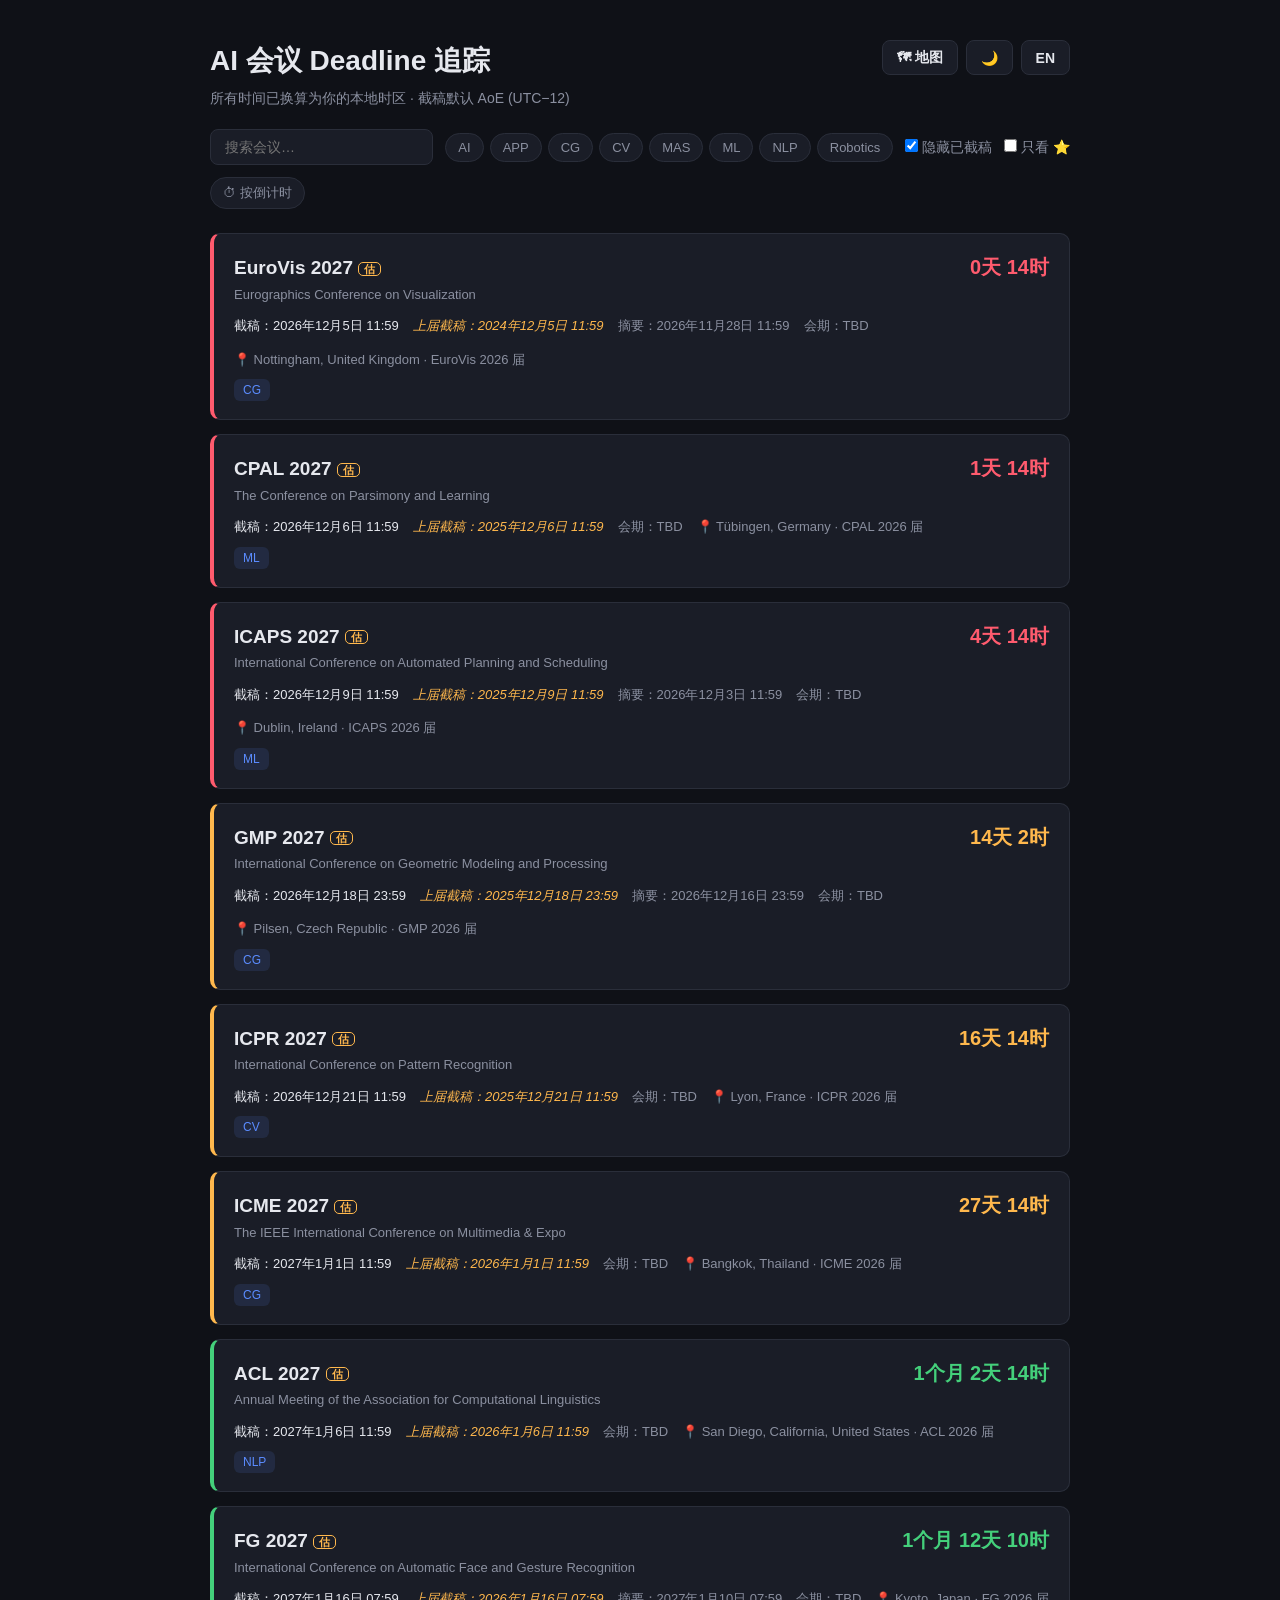
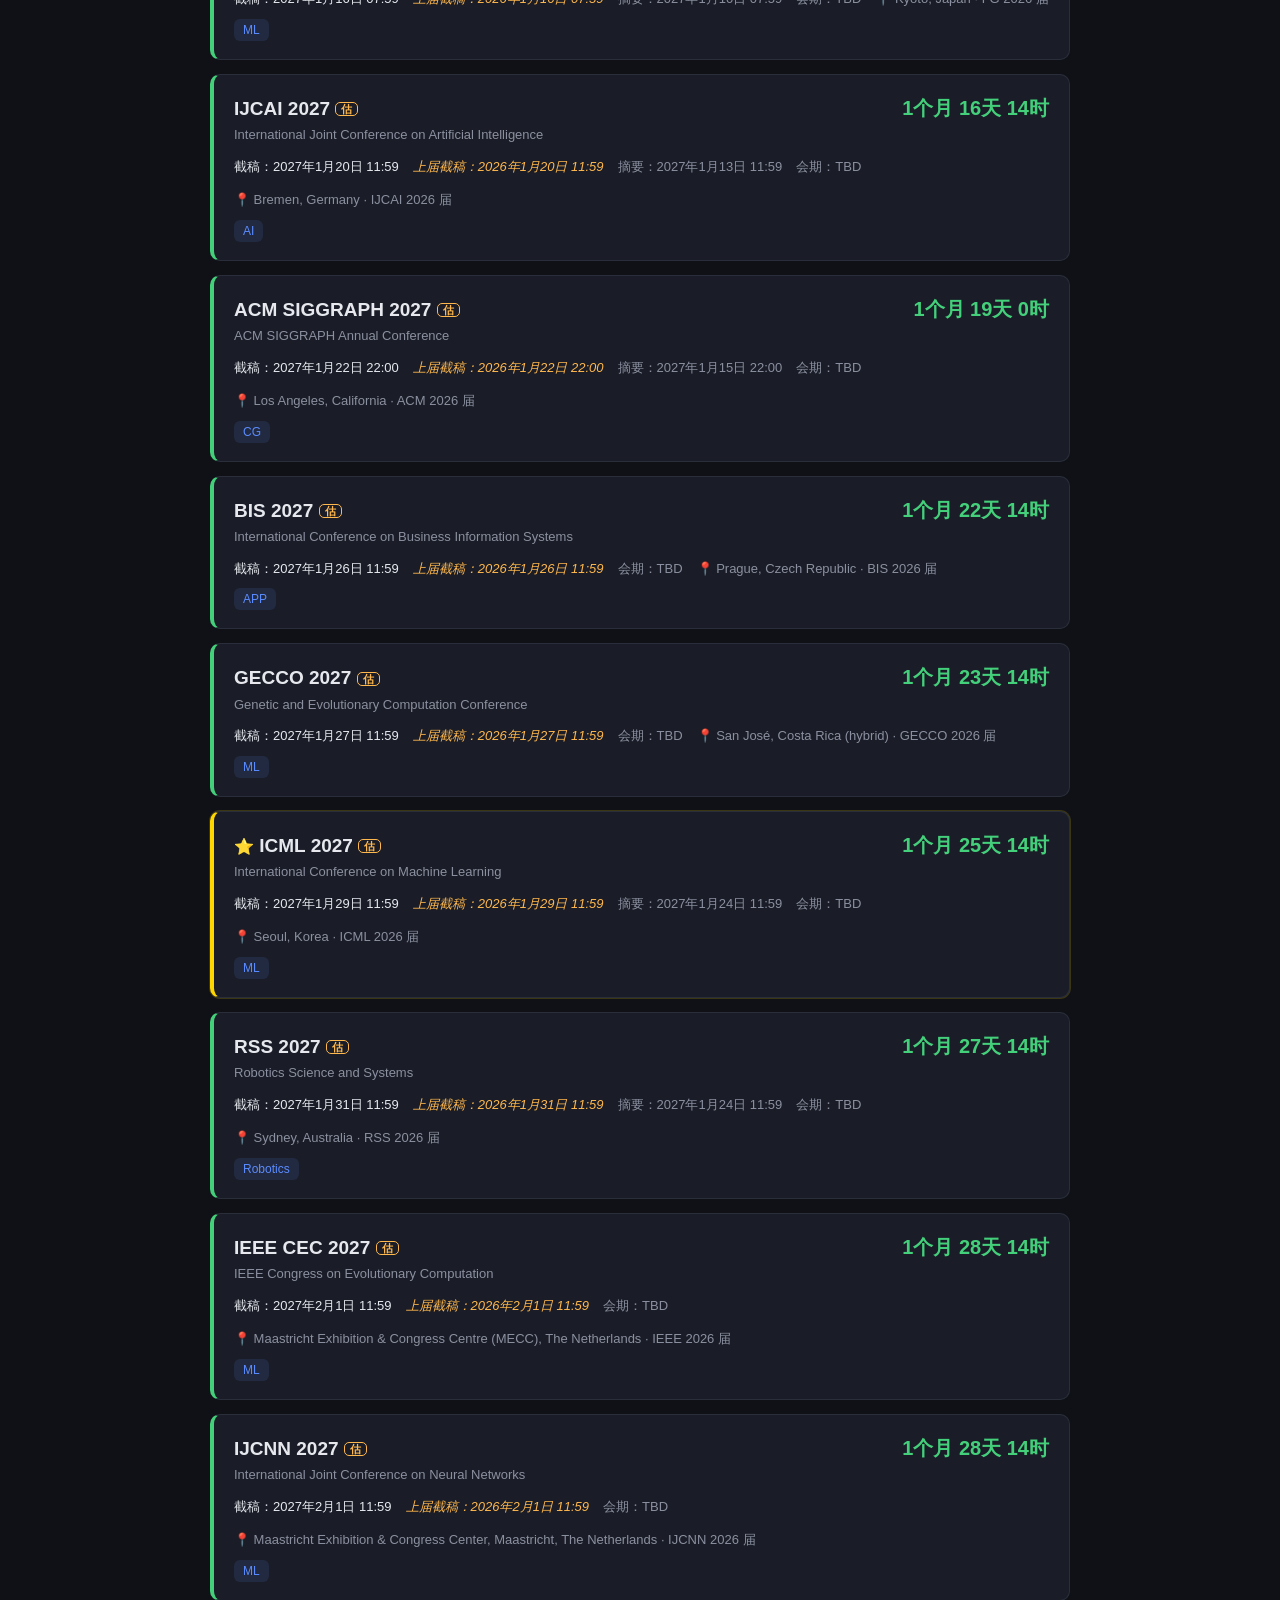
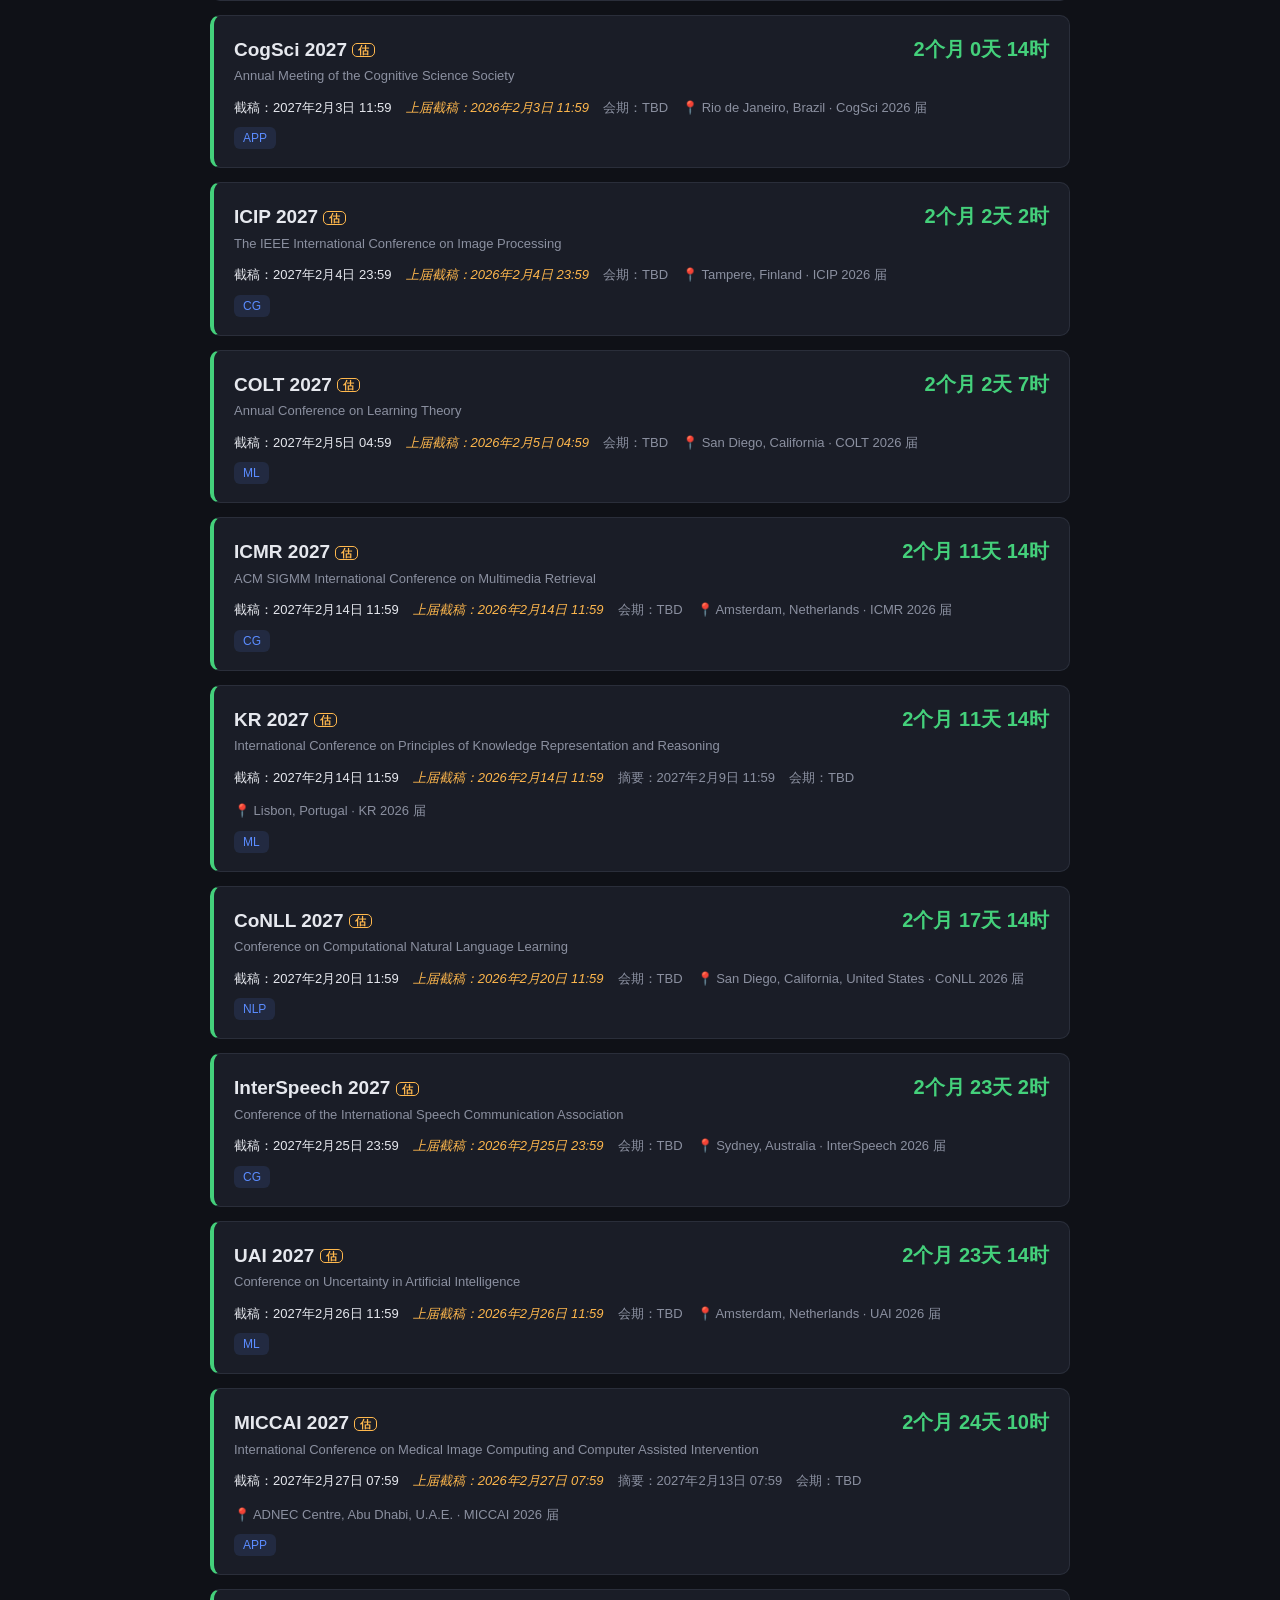
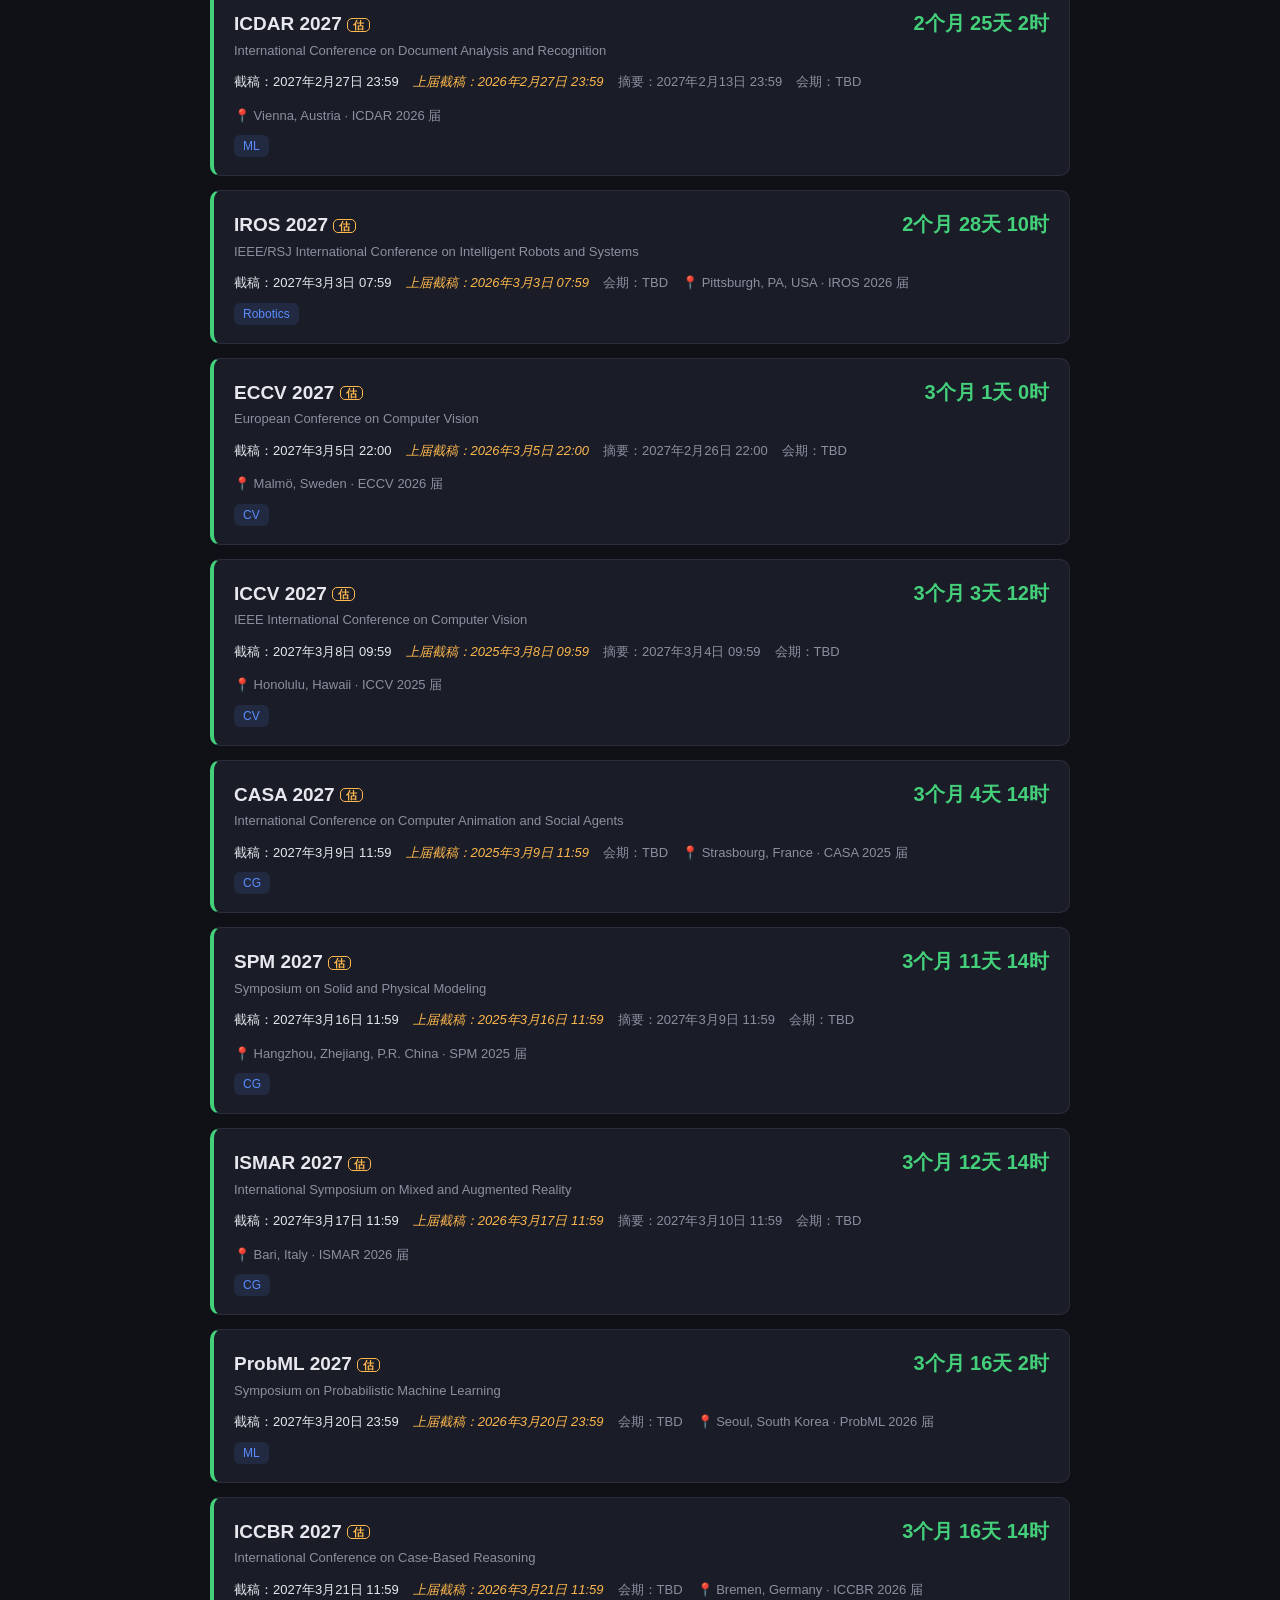
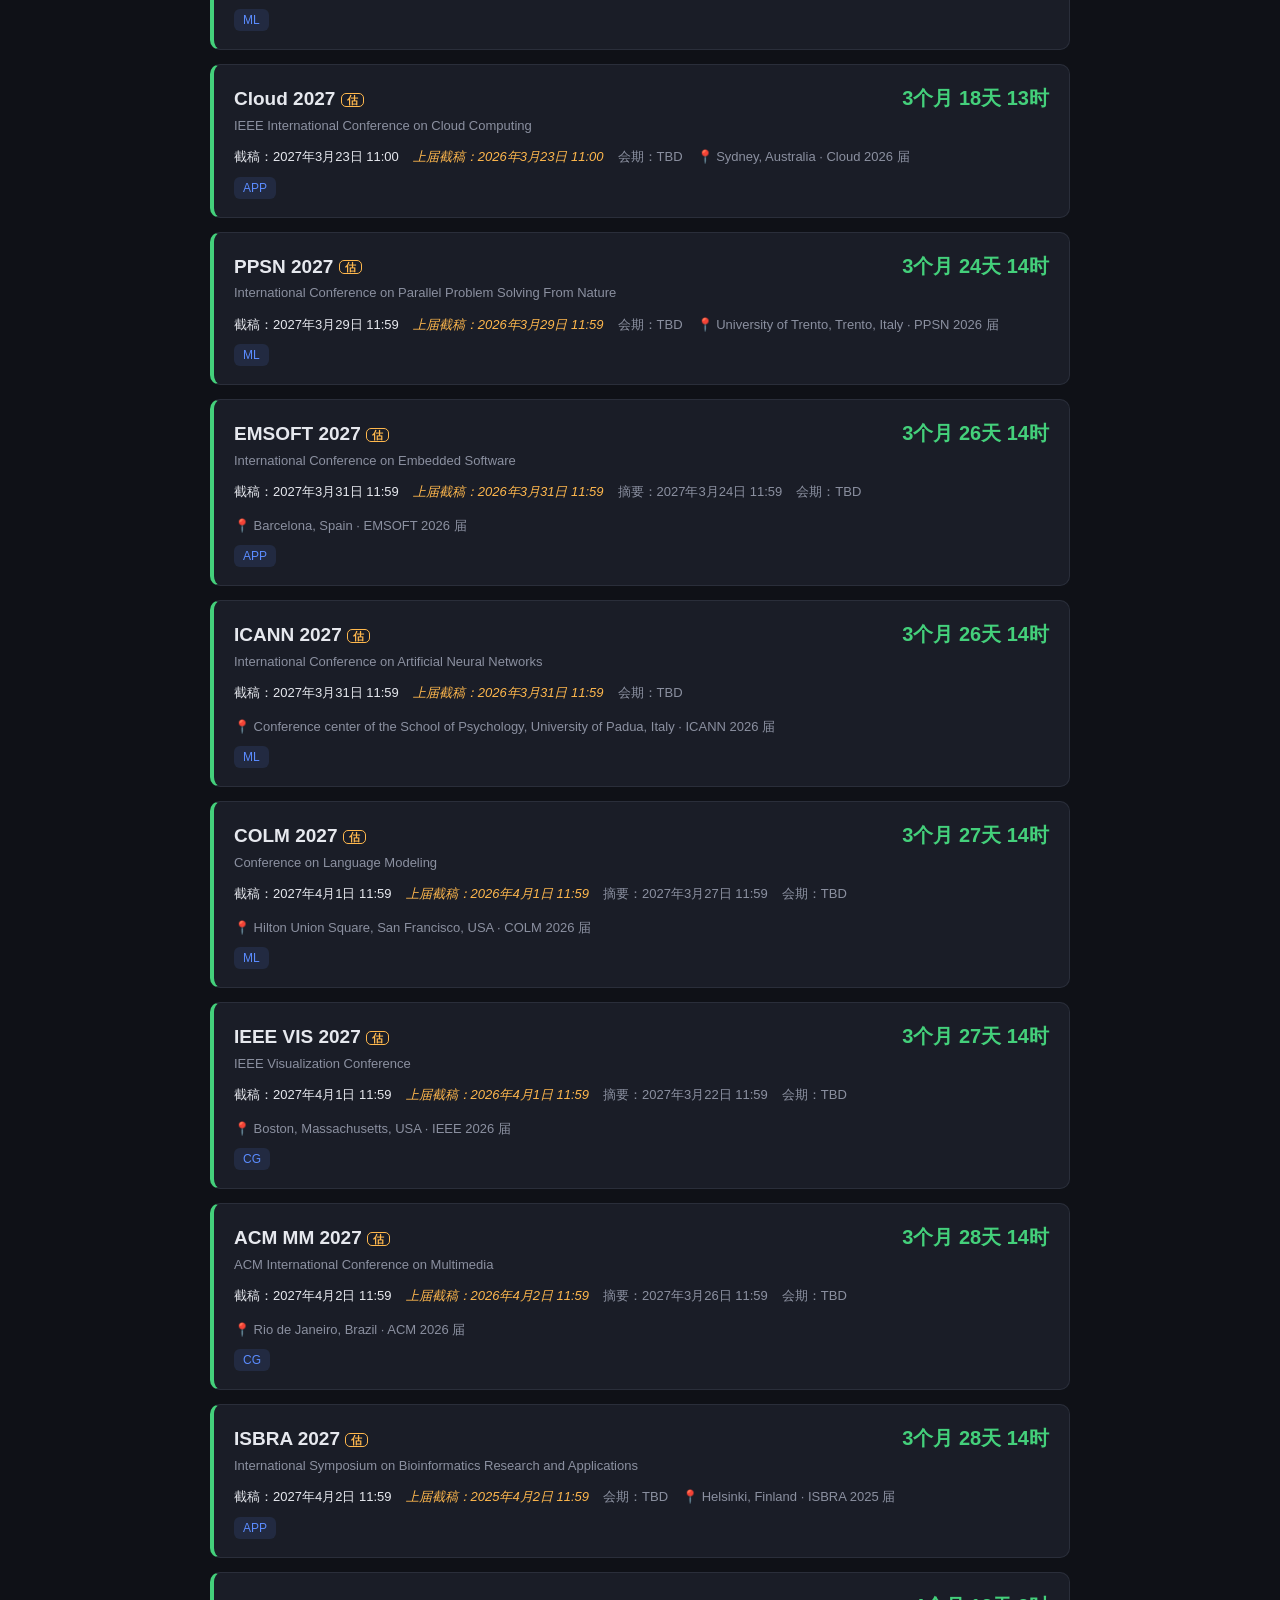
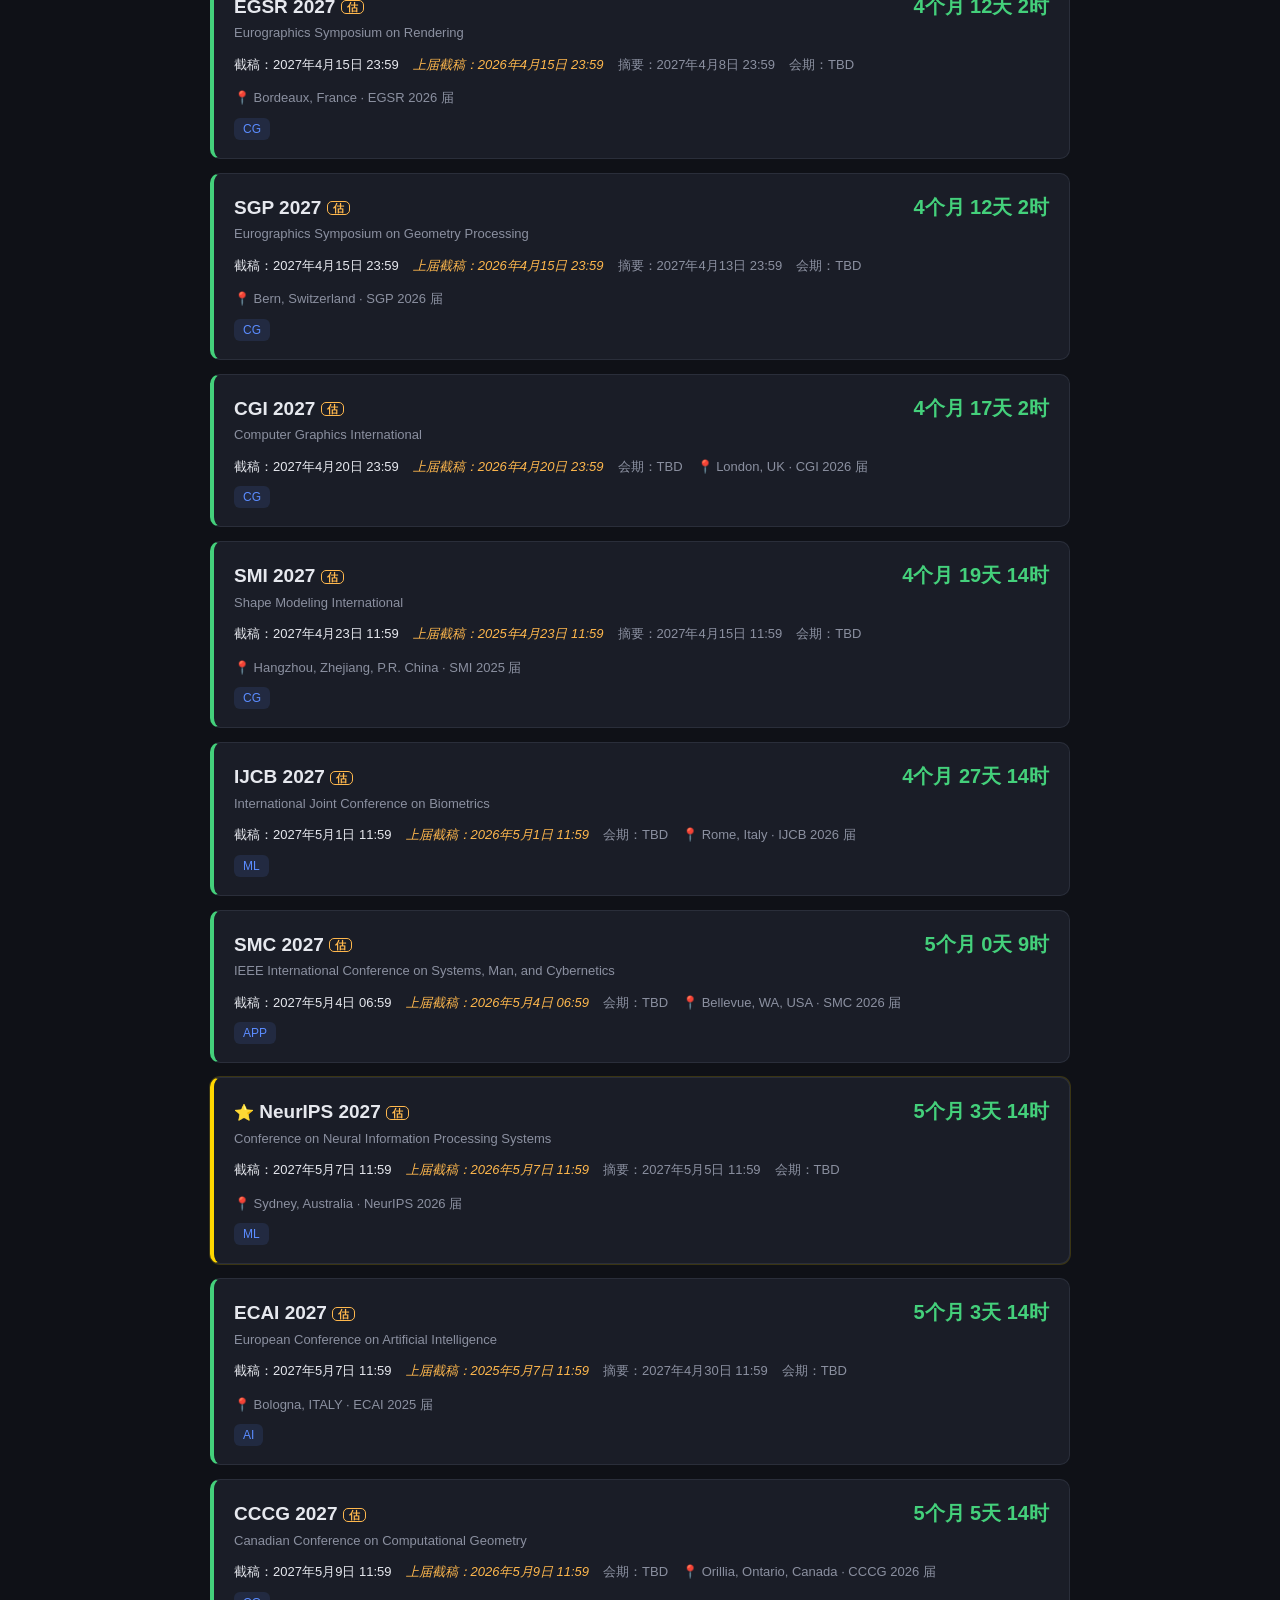
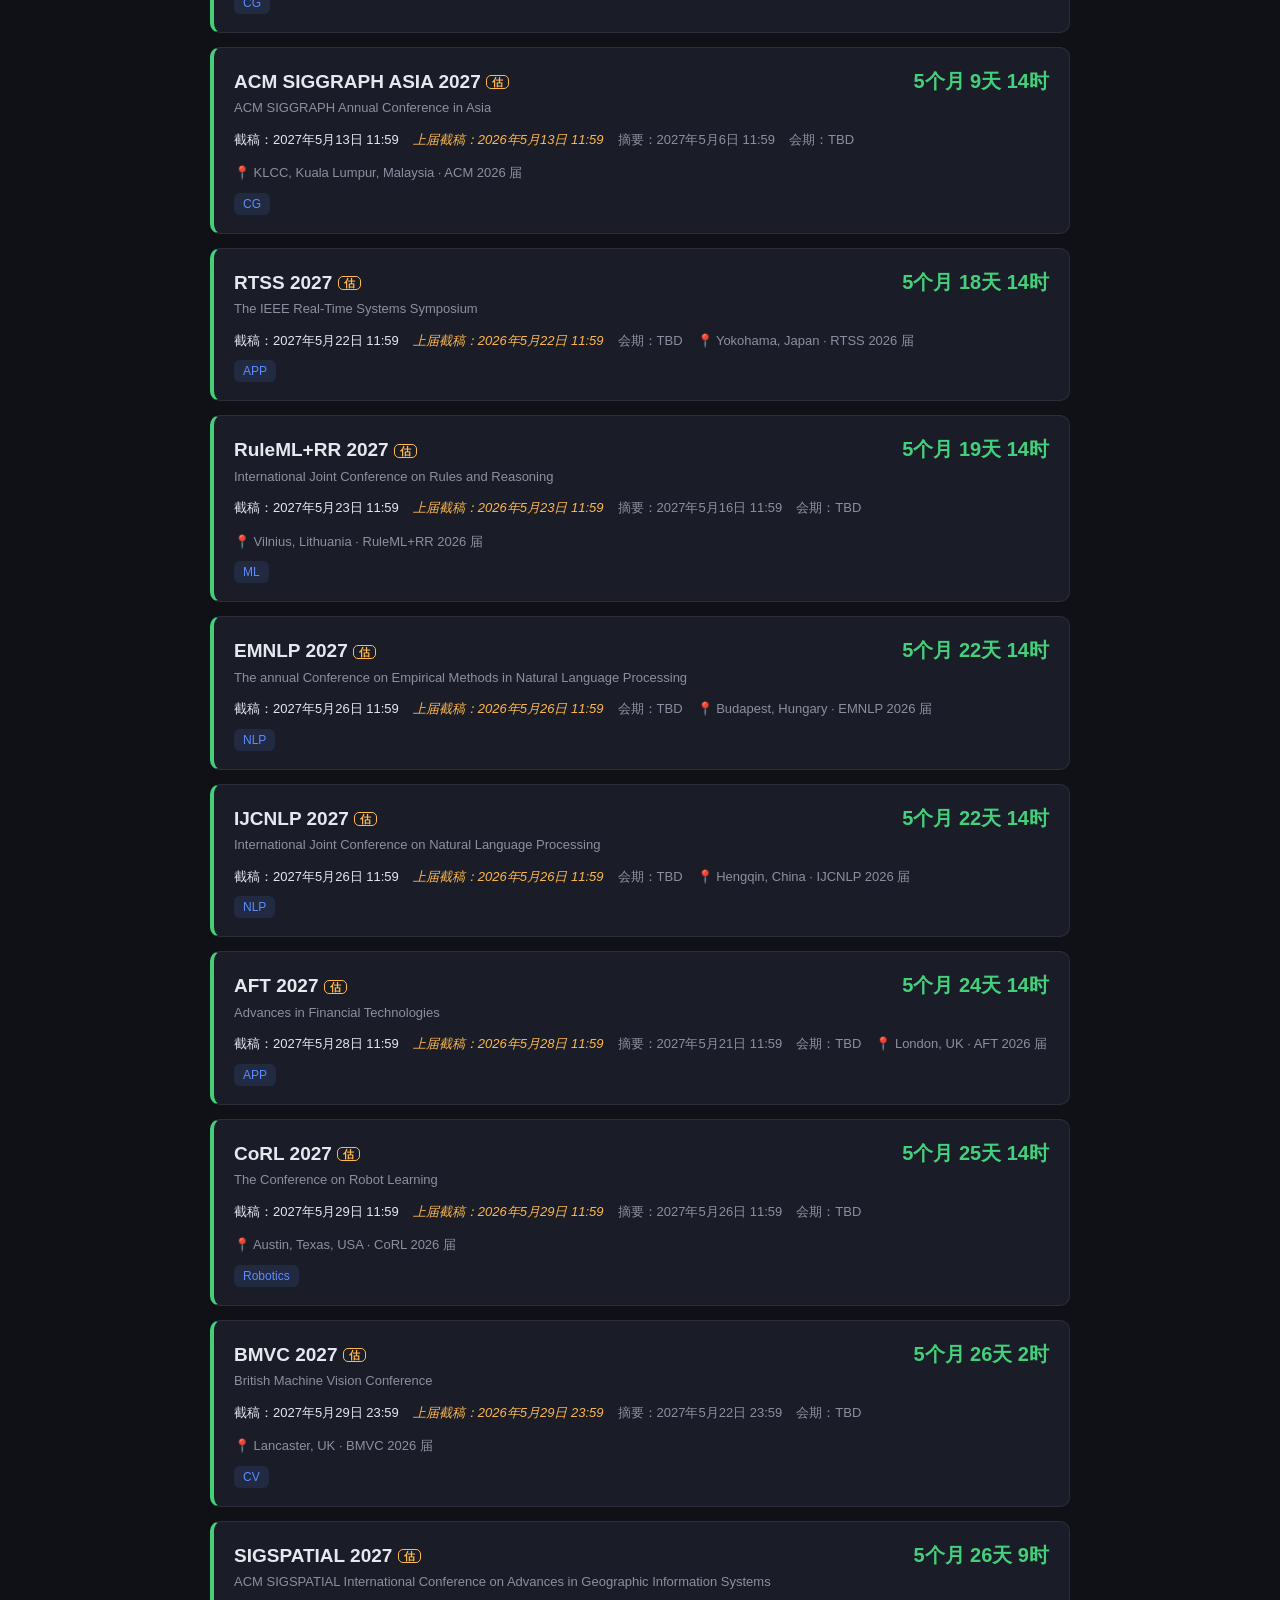
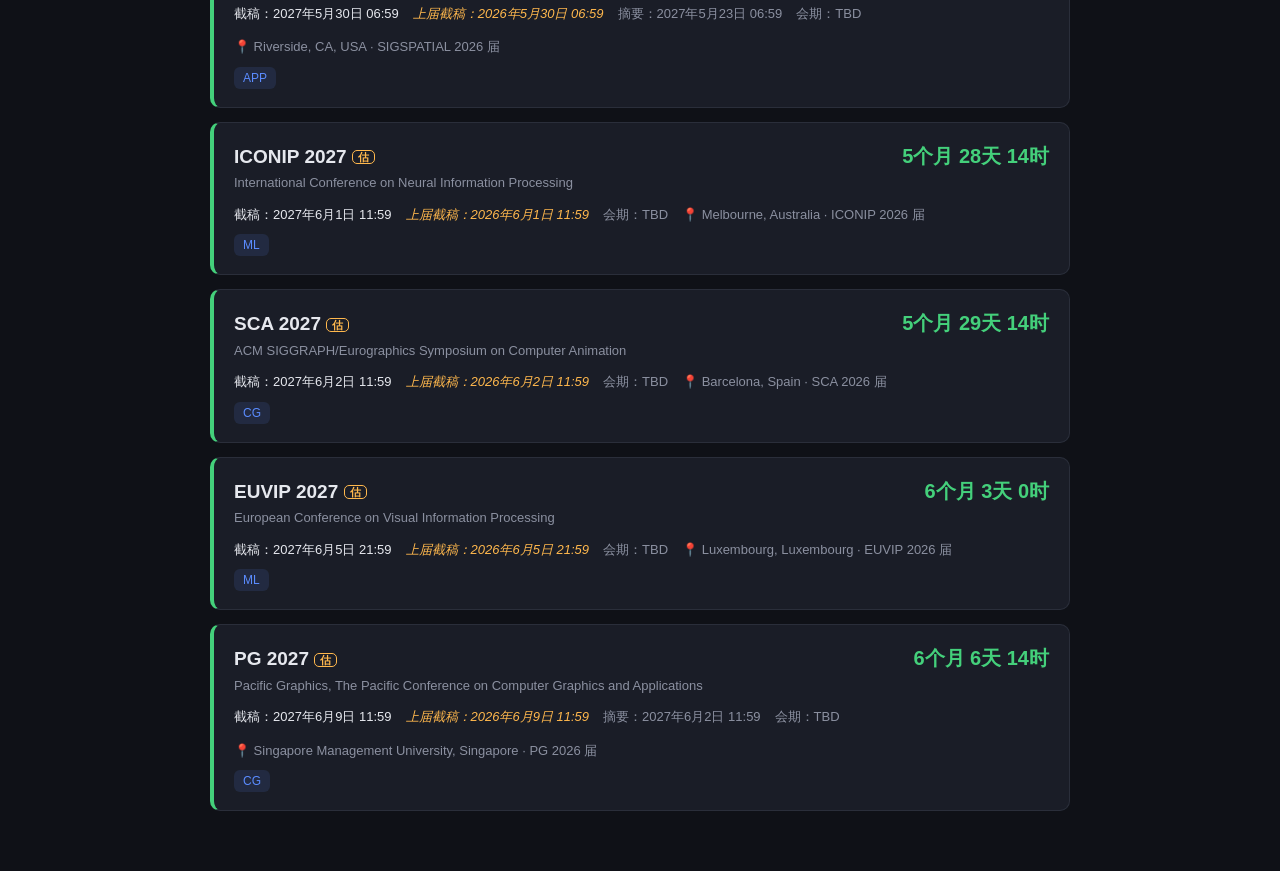
<file: index.html>
<!DOCTYPE html>
<html lang="zh">
<head>
  <meta charset="UTF-8" />
  <meta name="viewport" content="width=device-width, initial-scale=1.0" />
  <title>AI 会议 Deadline 追踪</title>
  <link rel="stylesheet" href="style.css" />
  <script>if(localStorage.getItem("theme")==="light")document.documentElement.setAttribute("data-theme","light");</script>
</head>
<body>
  <header>
    <div class="top-actions">
      <a id="mapLink" class="lang-btn" href="map.html">🗺 地图</a>
      <button id="themeBtn" class="lang-btn" title="日间 / 夜间">🌙</button>
      <button id="langBtn" class="lang-btn" title="中 / English">EN</button>
    </div>
    <h1 id="pageTitle">AI 会议 Deadline 追踪</h1>
    <p class="sub" id="pageSub">所有时间已换算为你的本地时区 · 截稿默认 AoE (UTC−12)</p>
    <div class="controls">
      <input id="search" type="search" placeholder="搜索会议…" />
      <div id="tagbar" class="tagbar"></div>
      <label class="toggle">
        <input id="hidePast" type="checkbox" checked /> <span id="hidePastLabel">隐藏已截稿</span>
      </label>
      <label class="toggle">
        <input id="onlyStar" type="checkbox" /> <span id="onlyStarLabel">只看 ⭐ </span>
      </label>
      <button id="sortBtn" class="tag-btn" title="切换排序">⏱ 按倒计时</button>
    </div>
  </header>

  <main id="list"></main>

  <script src="data.js"></script>
  <script src="app.js"></script>
</body>
</html>
</file>
<file: style.css>
:root {
  --bg: #0f1117;
  --card: #1a1d27;
  --card-hover: #21252f;
  --text: #e6e8ee;
  --muted: #8b90a0;
  --accent: #5b8cff;
  --urgent: #ff5b6e;
  --soon: #ffb84d;
  --safe: #44d07b;
  --border: #2a2e3a;
}

/* 日间模式 */
:root[data-theme="light"] {
  --bg: #f5f6f8;
  --card: #ffffff;
  --card-hover: #eef1f6;
  --text: #1a1d27;
  --muted: #5b6170;
  --accent: #2f6bff;
  --urgent: #e23a4e;
  --soon: #d98512;
  --safe: #1aa85a;
  --border: #dde1e8;
}

* { box-sizing: border-box; margin: 0; padding: 0; }

body {
  font-family: -apple-system, "Segoe UI", "PingFang SC", "Microsoft YaHei", sans-serif;
  background: var(--bg);
  color: var(--text);
  line-height: 1.5;
  padding: 0 16px 60px;
}

header {
  max-width: 860px;
  margin: 0 auto;
  padding: 40px 0 24px;
  position: relative;
}

.top-actions {
  position: absolute;
  top: 40px;
  right: 0;
  display: flex;
  gap: 8px;
}
.lang-btn {
  display: inline-block;
  text-decoration: none;
  background: var(--card);
  border: 1px solid var(--border);
  color: var(--text);
  padding: 6px 14px;
  border-radius: 8px;
  font-size: 14px;
  font-weight: 600;
  cursor: pointer;
  transition: 0.15s;
}
.lang-btn:hover { border-color: var(--accent); color: var(--accent); }

h1 { font-size: 28px; font-weight: 700; }
.sub { color: var(--muted); font-size: 14px; margin-top: 6px; }

.controls {
  display: flex;
  flex-wrap: wrap;
  gap: 12px;
  align-items: center;
  margin-top: 20px;
}

#search {
  flex: 1 1 220px;
  background: var(--card);
  border: 1px solid var(--border);
  color: var(--text);
  padding: 9px 14px;
  border-radius: 8px;
  font-size: 14px;
}
#search:focus { outline: none; border-color: var(--accent); }

.tagbar { display: flex; flex-wrap: wrap; gap: 6px; }
.tag-btn {
  background: var(--card);
  border: 1px solid var(--border);
  color: var(--muted);
  padding: 6px 12px;
  border-radius: 20px;
  font-size: 13px;
  cursor: pointer;
  transition: 0.15s;
}
.tag-btn:hover { color: var(--text); }
.tag-btn.active { background: var(--accent); border-color: var(--accent); color: #fff; }

.toggle { color: var(--muted); font-size: 14px; cursor: pointer; user-select: none; }

main { max-width: 860px; margin: 0 auto; display: flex; flex-direction: column; gap: 14px; }

.card {
  background: var(--card);
  border: 1px solid var(--border);
  border-left: 4px solid var(--accent);
  border-radius: 10px;
  padding: 18px 20px;
  transition: 0.15s;
}
.card:hover { background: var(--card-hover); }
.card.past { opacity: 0.5; border-left-color: var(--muted); }
.card.urgent { border-left-color: var(--urgent); }
.card.soon { border-left-color: var(--soon); }
.card.safe { border-left-color: var(--safe); }

.card-top { display: flex; justify-content: space-between; align-items: baseline; gap: 12px; flex-wrap: wrap; }
.card h2 { font-size: 19px; }
.card h2 a { color: var(--text); text-decoration: none; }
.card h2 a:hover { color: var(--accent); }
.full { color: var(--muted); font-size: 13px; margin-top: 2px; }

.countdown {
  font-variant-numeric: tabular-nums;
  font-weight: 700;
  font-size: 20px;
  white-space: nowrap;
}
.countdown.urgent { color: var(--urgent); }
.countdown.soon { color: var(--soon); }
.countdown.safe { color: var(--safe); }
.countdown.past { color: var(--muted); font-weight: 400; font-size: 15px; }

.meta { display: flex; flex-wrap: wrap; gap: 14px; margin-top: 12px; color: var(--muted); font-size: 13px; }
.meta .deadline-local { color: var(--text); }
.meta .prev-deadline { color: var(--soon); font-style: italic; }

.tags { display: flex; gap: 6px; margin-top: 10px; }
.tags span {
  background: rgba(91,140,255,0.12);
  color: var(--accent);
  font-size: 12px;
  padding: 2px 9px;
  border-radius: 6px;
}

.cat-head {
  font-size: 15px;
  color: var(--muted);
  text-transform: uppercase;
  letter-spacing: 0.05em;
  margin: 22px 0 2px;
  padding-bottom: 6px;
  border-bottom: 1px solid var(--border);
}
.cat-head:first-child { margin-top: 0; }

.card.star {
  border-left-color: gold;
  box-shadow: 0 0 0 1px rgba(255, 215, 0, 0.18);
}
.star-badge { font-size: 16px; }
.est-badge {
  font-size: 11px;
  font-weight: 600;
  color: var(--soon);
  border: 1px solid var(--soon);
  border-radius: 5px;
  padding: 0 5px;
  vertical-align: middle;
}

.empty { text-align: center; color: var(--muted); padding: 60px 0; }

footer { max-width: 860px; margin: 40px auto 0; text-align: center; color: var(--muted); font-size: 13px; }
footer code { background: var(--card); padding: 2px 6px; border-radius: 4px; }
</file>
